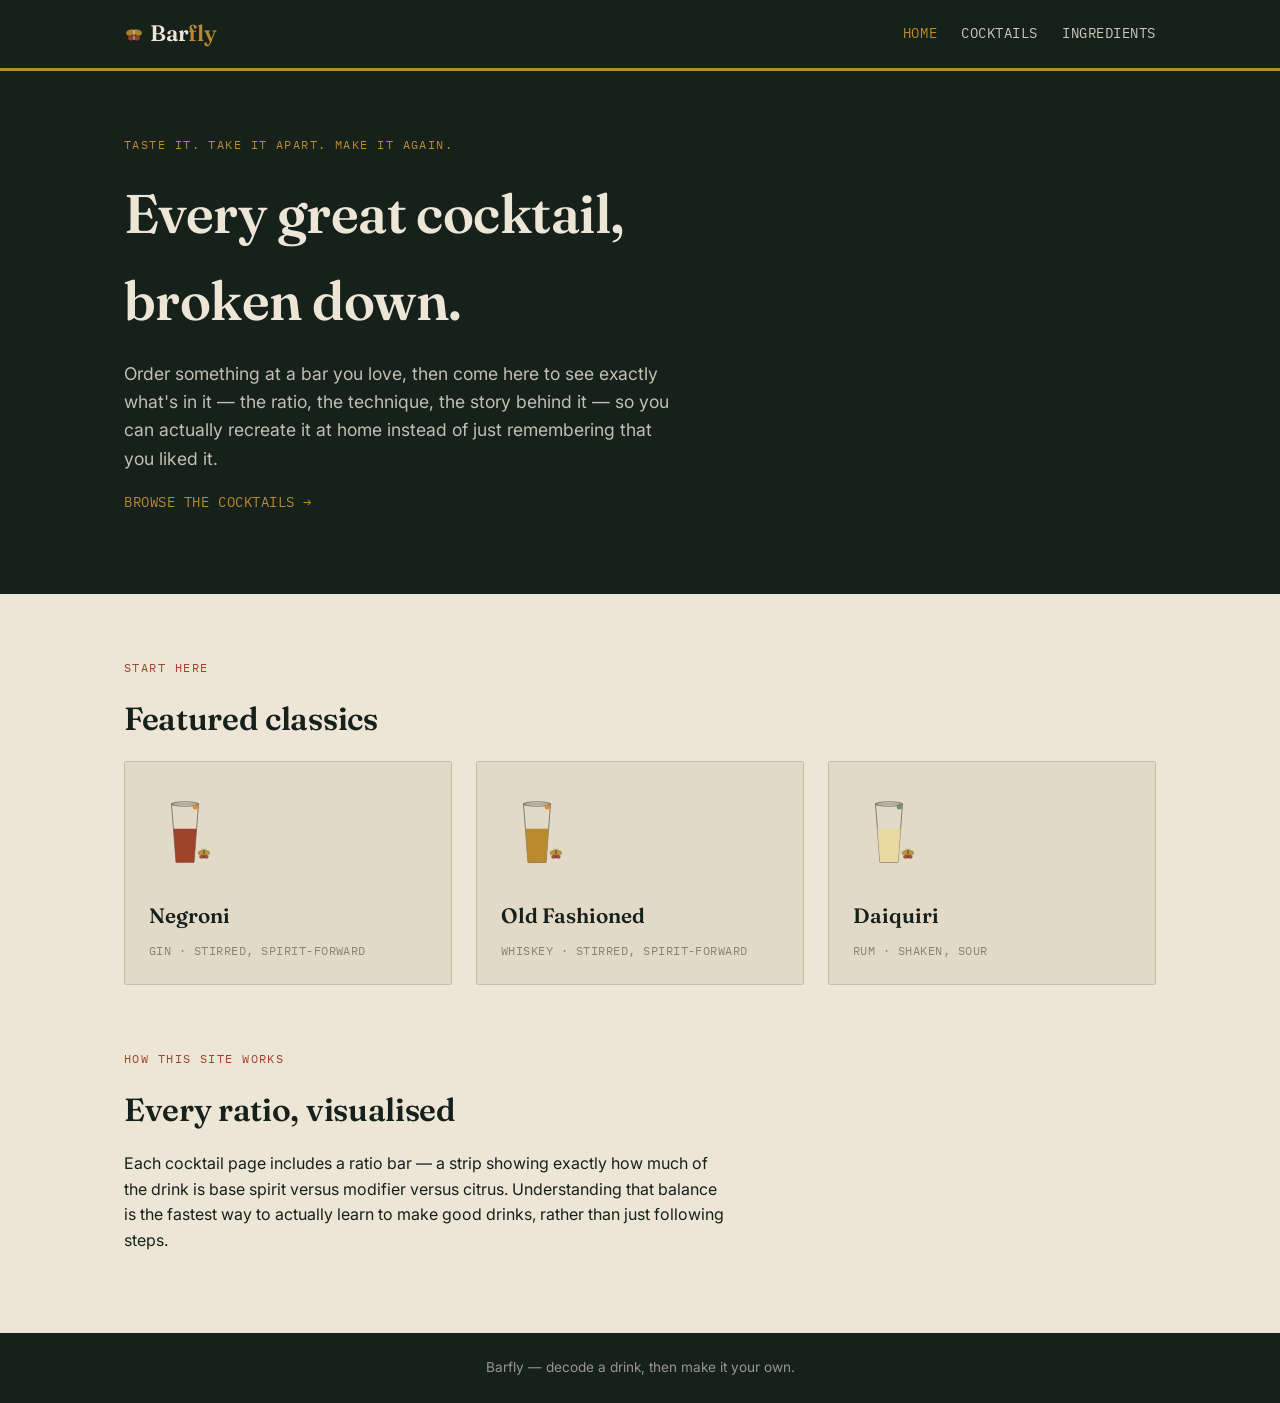
<file: index.html>
<!DOCTYPE html>
<html lang="en">
<head>
  <meta charset="UTF-8">
  <meta name="viewport" content="width=device-width, initial-scale=1.0">
  <title>Barfly — Classic Cocktails, Ingredients & History</title>

  <!-- Google Fonts: display serif, body sans, and a monospace for measurements -->
  <link rel="preconnect" href="https://fonts.googleapis.com">
  <link href="https://fonts.googleapis.com/css2?family=Fraunces:wght@500;600;700&family=Inter:wght@400;500;600&family=IBM+Plex+Mono:wght@400;600&display=swap" rel="stylesheet">

  <link rel="stylesheet" href="css/style.css">
</head>
<body>

  <!-- ============ HEADER / NAV ============
       This exact header markup is repeated on every page. In a bigger
       project you'd pull this into a shared "component", but with plain
       HTML the simplest approach is just to copy it - a good reason to
       eventually learn a framework once this stops feeling simple enough! -->
  <header class="site-header">
    <div class="wrap">
      <a href="index.html" class="site-logo"><svg class="logo-butterfly" viewBox="0 0 40 40" xmlns="http://www.w3.org/2000/svg" aria-hidden="true">
        <g transform="translate(20,20)">
          <ellipse cx="-7" cy="-5" rx="9" ry="6" fill="var(--brass)" opacity="0.9" transform="rotate(-20 -7 -5)" />
          <ellipse cx="7" cy="-5" rx="9" ry="6" fill="var(--brass)" opacity="0.9" transform="rotate(20 7 -5)" />
          <ellipse cx="-6" cy="6" rx="6" ry="5" fill="var(--rust)" opacity="0.9" transform="rotate(-15 -6 6)" />
          <ellipse cx="6" cy="6" rx="6" ry="5" fill="var(--rust)" opacity="0.9" transform="rotate(15 6 6)" />
          <line x1="0" y1="-10" x2="0" y2="10" stroke="var(--paper)" stroke-width="1.5" />
        </g>
      </svg>Bar<span>fly</span></a>
      <nav class="site-nav">
        <a href="index.html">Home</a>
        <a href="cocktails.html">Cocktails</a>
        <a href="ingredients.html">Ingredients</a>
      </nav>
    </div>
  </header>

  <!-- ============ HERO ============ -->
  <section class="hero">
    <div class="wrap">
      <p class="eyebrow">Taste it. Take it apart. Make it again.</p>
      <h1>Every great cocktail, broken down.</h1>
      <p class="lede">Order something at a bar you love, then come here to see exactly what's in it — the ratio, the technique, the story behind it — so you can actually recreate it at home instead of just remembering that you liked it.</p>
      <p><a href="cocktails.html" style="color:#B98A2E; font-family: var(--font-mono); text-transform:uppercase; font-size:0.85rem; letter-spacing:0.04em;">Browse the cocktails →</a></p>
    </div>
  </section>

  <!-- ============ FEATURED COCKTAILS ============
       This section is populated by JavaScript (see js/home.js), which
       reads the first few entries out of COCKTAILS in data.js. If you add
       a new cocktail to the front of that array, it'll show up here too. -->
  <section class="section">
    <div class="wrap">
      <p class="eyebrow">Start here</p>
      <h2>Featured classics</h2>
      <div class="card-grid" id="featured-grid">
        <!-- Cards get inserted here by JavaScript -->
      </div>
    </div>
  </section>

  <section class="section" style="padding-top:0;">
    <div class="wrap">
      <p class="eyebrow">How this site works</p>
      <h2>Every ratio, visualised</h2>
      <p style="max-width:60ch;">Each cocktail page includes a ratio bar — a strip showing exactly how much of the drink is base spirit versus modifier versus citrus. Understanding that balance is the fastest way to actually learn to make good drinks, rather than just following steps.</p>
    </div>
  </section>

  <footer class="site-footer">
    <div class="wrap">Barfly — decode a drink, then make it your own.</div>
  </footer>

  <script src="js/data.js"></script>
  <script src="js/main.js"></script>
  <script src="js/illustration.js"></script>
  <script src="js/home.js"></script>
</body>
</html>
</file>
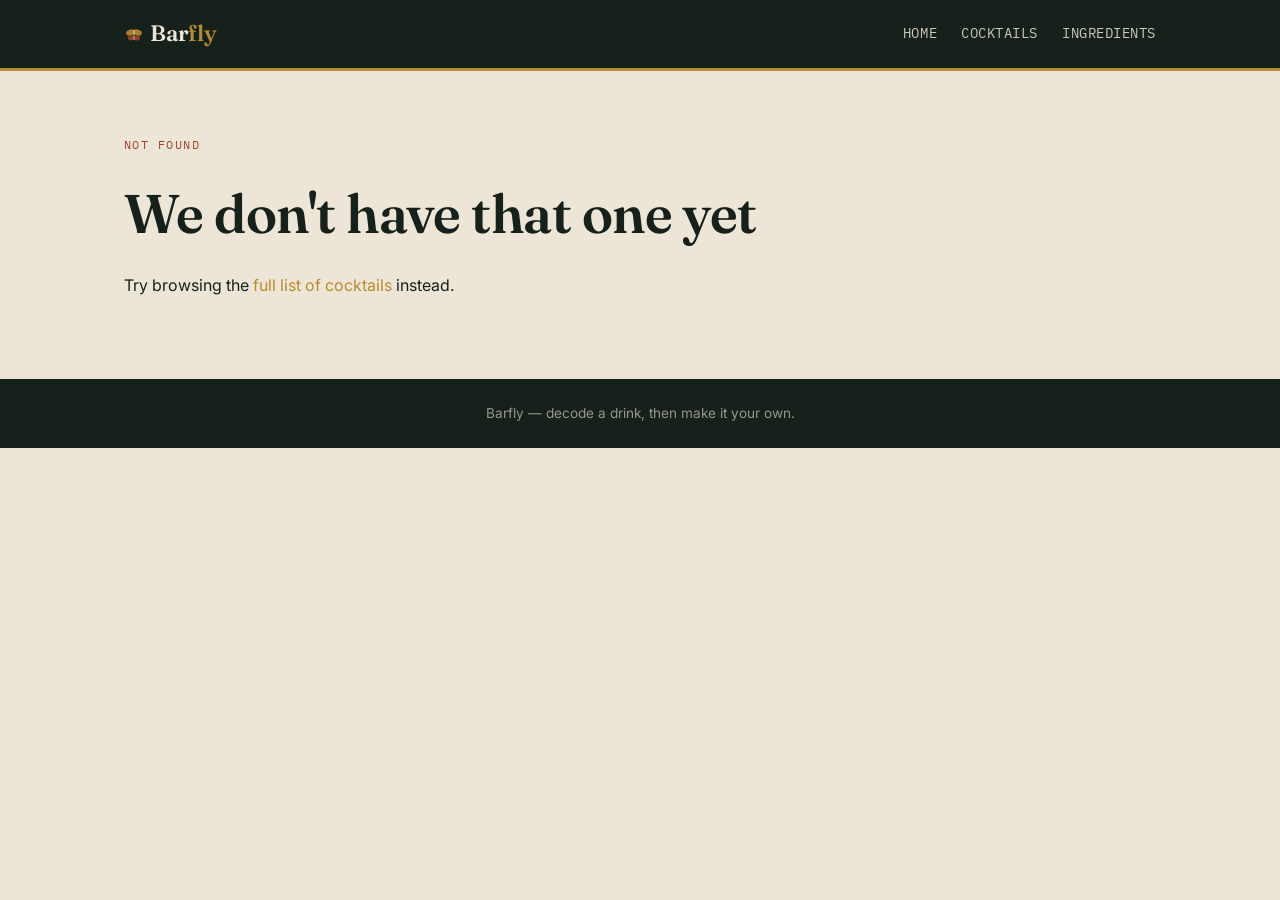
<file: cocktail.html>
<!DOCTYPE html>
<html lang="en">
<head>
  <meta charset="UTF-8">
  <meta name="viewport" content="width=device-width, initial-scale=1.0">
  <title id="page-title">Cocktail — Barfly</title>
  <link rel="preconnect" href="https://fonts.googleapis.com">
  <link href="https://fonts.googleapis.com/css2?family=Fraunces:wght@500;600;700&family=Inter:wght@400;500;600&family=IBM+Plex+Mono:wght@400;600&display=swap" rel="stylesheet">
  <link rel="stylesheet" href="css/style.css">
</head>
<body>

  <header class="site-header">
    <div class="wrap">
      <a href="index.html" class="site-logo"><svg class="logo-butterfly" viewBox="0 0 40 40" xmlns="http://www.w3.org/2000/svg" aria-hidden="true">
        <g transform="translate(20,20)">
          <ellipse cx="-7" cy="-5" rx="9" ry="6" fill="var(--brass)" opacity="0.9" transform="rotate(-20 -7 -5)" />
          <ellipse cx="7" cy="-5" rx="9" ry="6" fill="var(--brass)" opacity="0.9" transform="rotate(20 7 -5)" />
          <ellipse cx="-6" cy="6" rx="6" ry="5" fill="var(--rust)" opacity="0.9" transform="rotate(-15 -6 6)" />
          <ellipse cx="6" cy="6" rx="6" ry="5" fill="var(--rust)" opacity="0.9" transform="rotate(15 6 6)" />
          <line x1="0" y1="-10" x2="0" y2="10" stroke="var(--paper)" stroke-width="1.5" />
        </g>
      </svg>Bar<span>fly</span></a>
      <nav class="site-nav">
        <a href="index.html">Home</a>
        <a href="cocktails.html">Cocktails</a>
        <a href="ingredients.html">Ingredients</a>
      </nav>
    </div>
  </header>

  <!-- Everything inside #cocktail-content is empty on page load and gets
       filled in by js/cocktail-detail.js, which reads "?slug=..." from
       the page's URL, looks up the matching object in COCKTAILS, and
       builds the whole page from it. Open this file in a browser via
       cocktail.html?slug=negroni to see it work, or just click through
       from the cocktails page - the links already include the slug. -->
  <section class="section">
    <div class="wrap" id="cocktail-content">
      <p>Loading...</p>
    </div>
  </section>

  <footer class="site-footer">
    <div class="wrap">Barfly — decode a drink, then make it your own.</div>
  </footer>

  <script src="js/data.js"></script>
  <script src="js/main.js"></script>
  <script src="js/ratio-bar.js"></script>
  <script src="js/illustration.js"></script>
  <script src="js/cocktail-detail.js"></script>
</body>
</html>
</file>
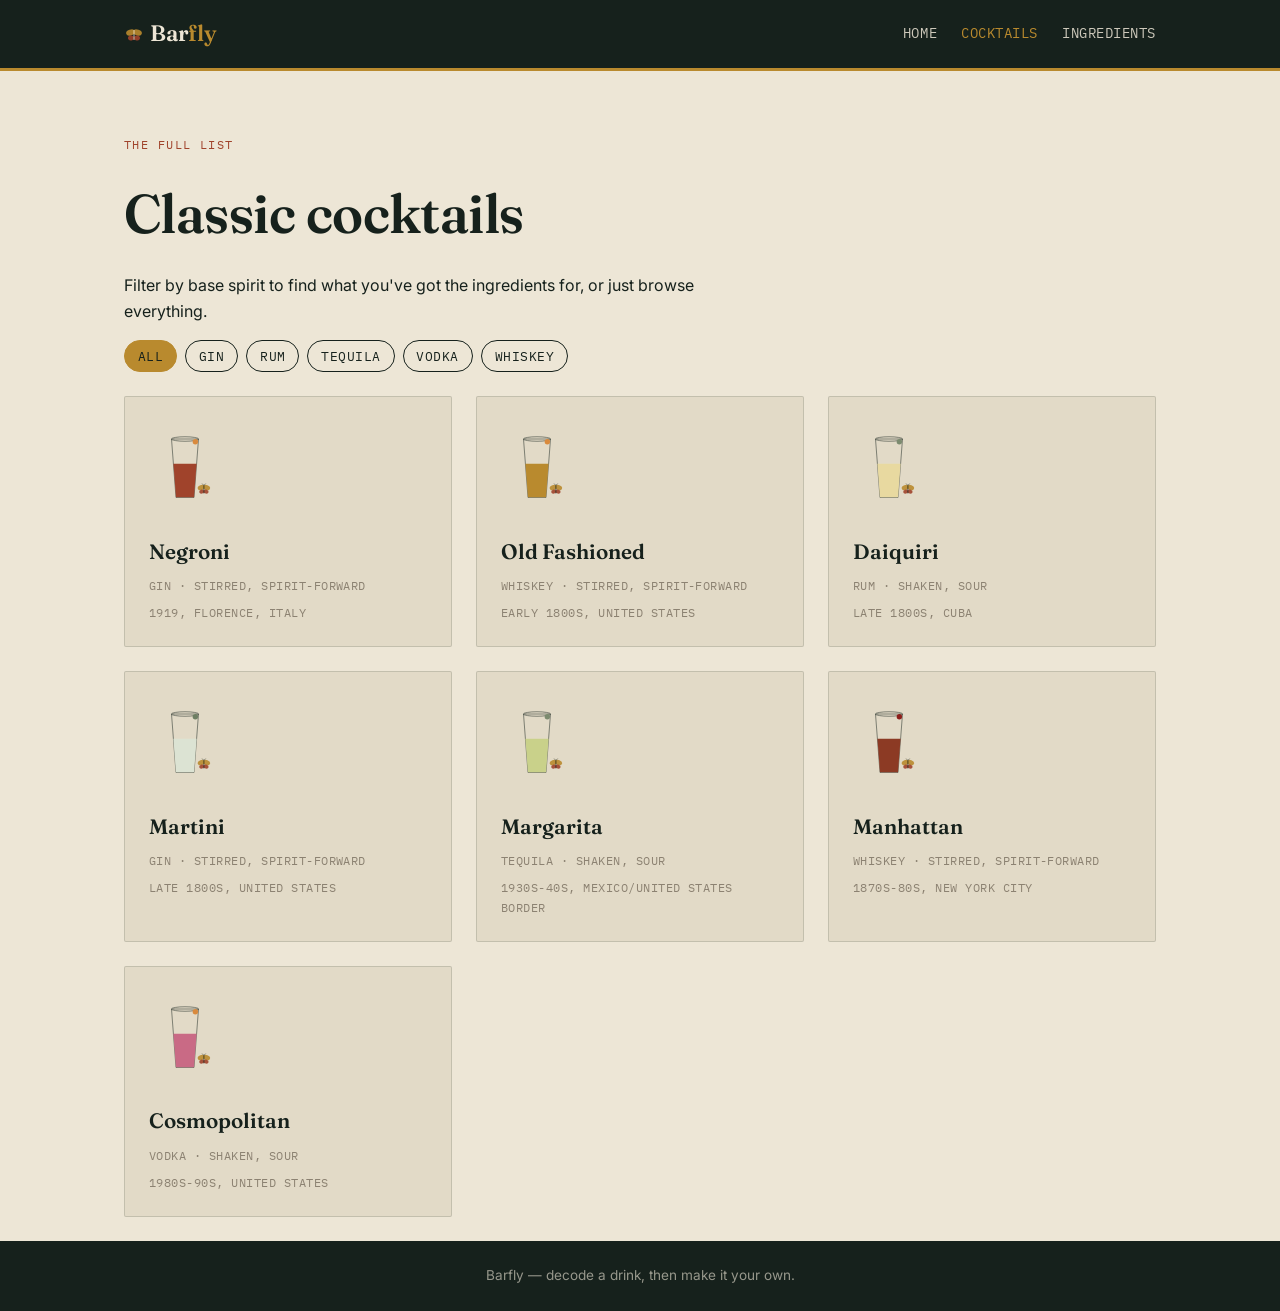
<file: cocktails.html>
<!DOCTYPE html>
<html lang="en">
<head>
  <meta charset="UTF-8">
  <meta name="viewport" content="width=device-width, initial-scale=1.0">
  <title>Cocktails — Barfly</title>
  <link rel="preconnect" href="https://fonts.googleapis.com">
  <link href="https://fonts.googleapis.com/css2?family=Fraunces:wght@500;600;700&family=Inter:wght@400;500;600&family=IBM+Plex+Mono:wght@400;600&display=swap" rel="stylesheet">
  <link rel="stylesheet" href="css/style.css">
</head>
<body>

  <header class="site-header">
    <div class="wrap">
      <a href="index.html" class="site-logo"><svg class="logo-butterfly" viewBox="0 0 40 40" xmlns="http://www.w3.org/2000/svg" aria-hidden="true">
        <g transform="translate(20,20)">
          <ellipse cx="-7" cy="-5" rx="9" ry="6" fill="var(--brass)" opacity="0.9" transform="rotate(-20 -7 -5)" />
          <ellipse cx="7" cy="-5" rx="9" ry="6" fill="var(--brass)" opacity="0.9" transform="rotate(20 7 -5)" />
          <ellipse cx="-6" cy="6" rx="6" ry="5" fill="var(--rust)" opacity="0.9" transform="rotate(-15 -6 6)" />
          <ellipse cx="6" cy="6" rx="6" ry="5" fill="var(--rust)" opacity="0.9" transform="rotate(15 6 6)" />
          <line x1="0" y1="-10" x2="0" y2="10" stroke="var(--paper)" stroke-width="1.5" />
        </g>
      </svg>Bar<span>fly</span></a>
      <nav class="site-nav">
        <a href="index.html">Home</a>
        <a href="cocktails.html">Cocktails</a>
        <a href="ingredients.html">Ingredients</a>
      </nav>
    </div>
  </header>

  <section class="section" style="padding-bottom: var(--space-3);">
    <div class="wrap">
      <p class="eyebrow">The full list</p>
      <h1>Classic cocktails</h1>
      <p style="max-width:60ch;">Filter by base spirit to find what you've got the ingredients for, or just browse everything.</p>

      <!-- Filter buttons get built by JS from whatever base spirits exist
           in data.js, so adding a new spirit to a cocktail automatically
           adds a new filter button - no HTML editing required. -->
      <div class="filter-bar" id="filter-bar"></div>

      <div class="card-grid" id="cocktail-grid"></div>
    </div>
  </section>

  <footer class="site-footer">
    <div class="wrap">Barfly — decode a drink, then make it your own.</div>
  </footer>

  <script src="js/data.js"></script>
  <script src="js/main.js"></script>
  <script src="js/illustration.js"></script>
  <script src="js/cocktails.js"></script>
</body>
</html>
</file>
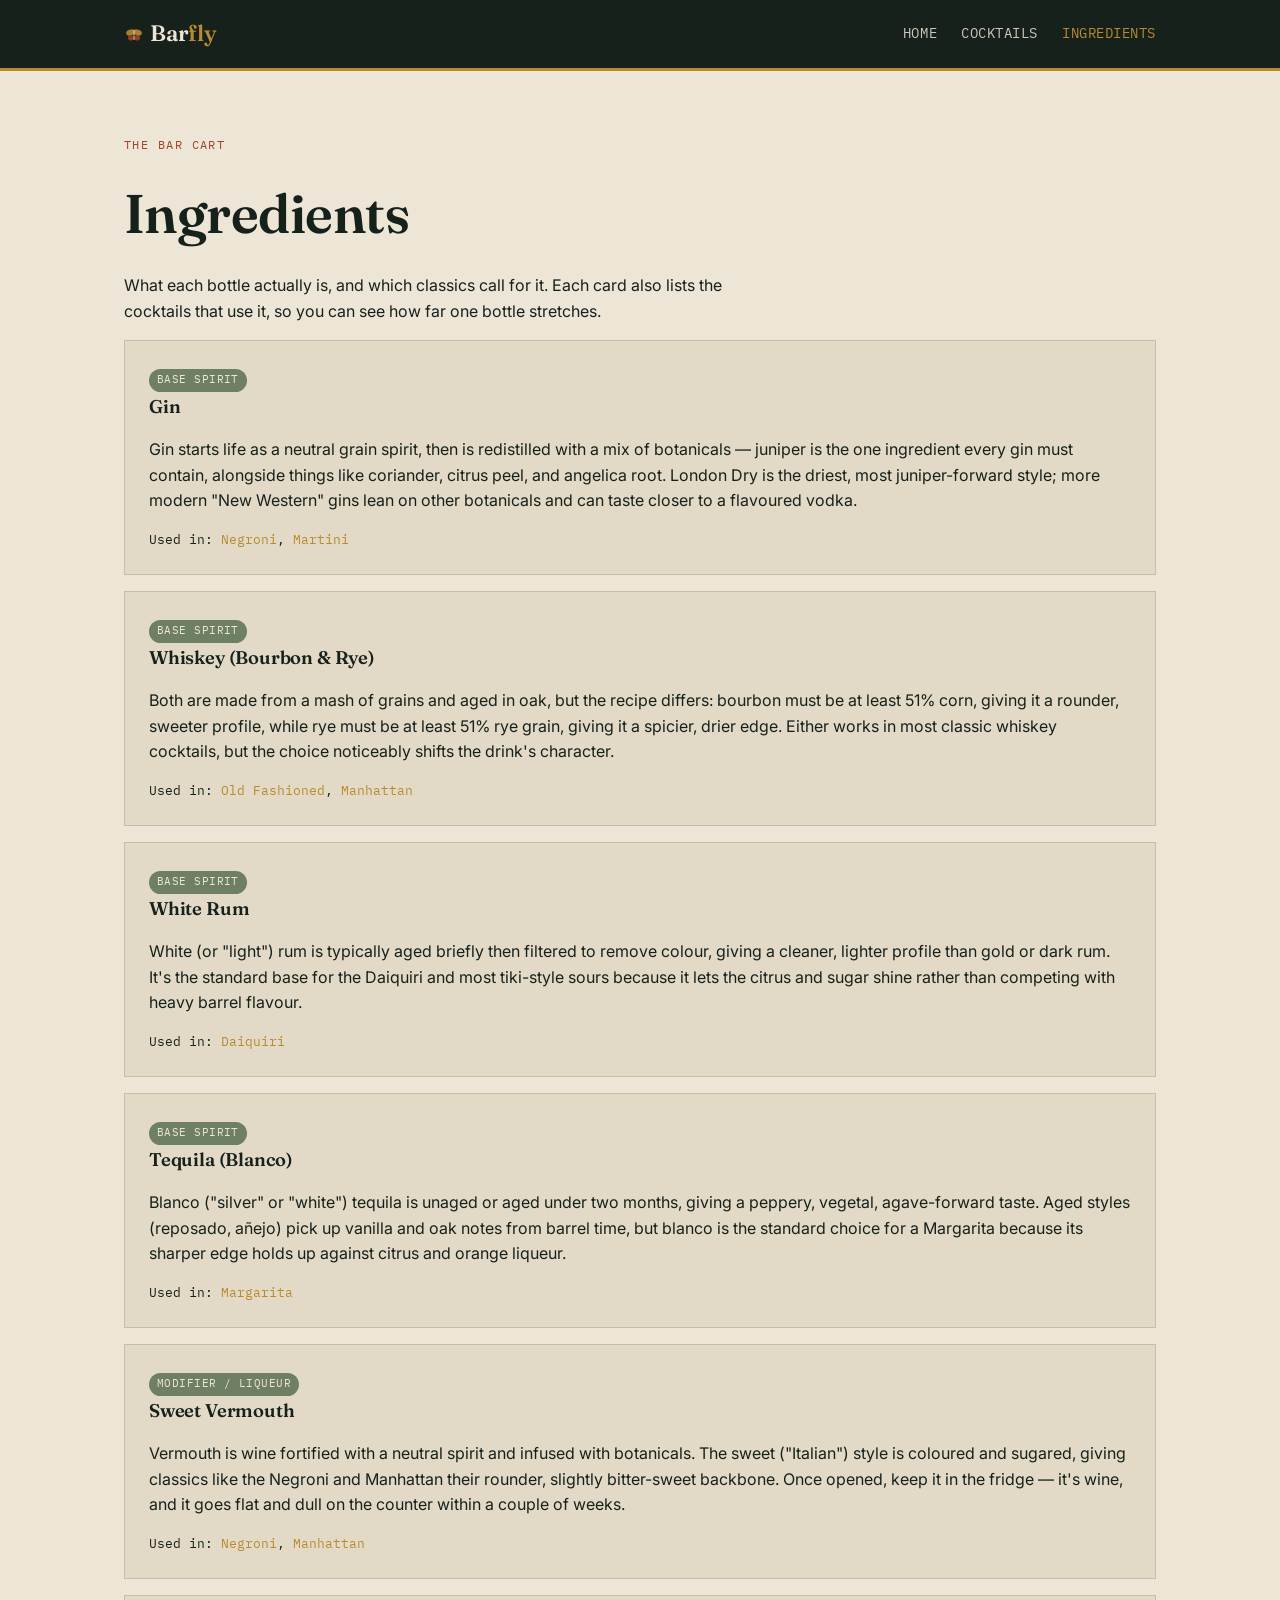
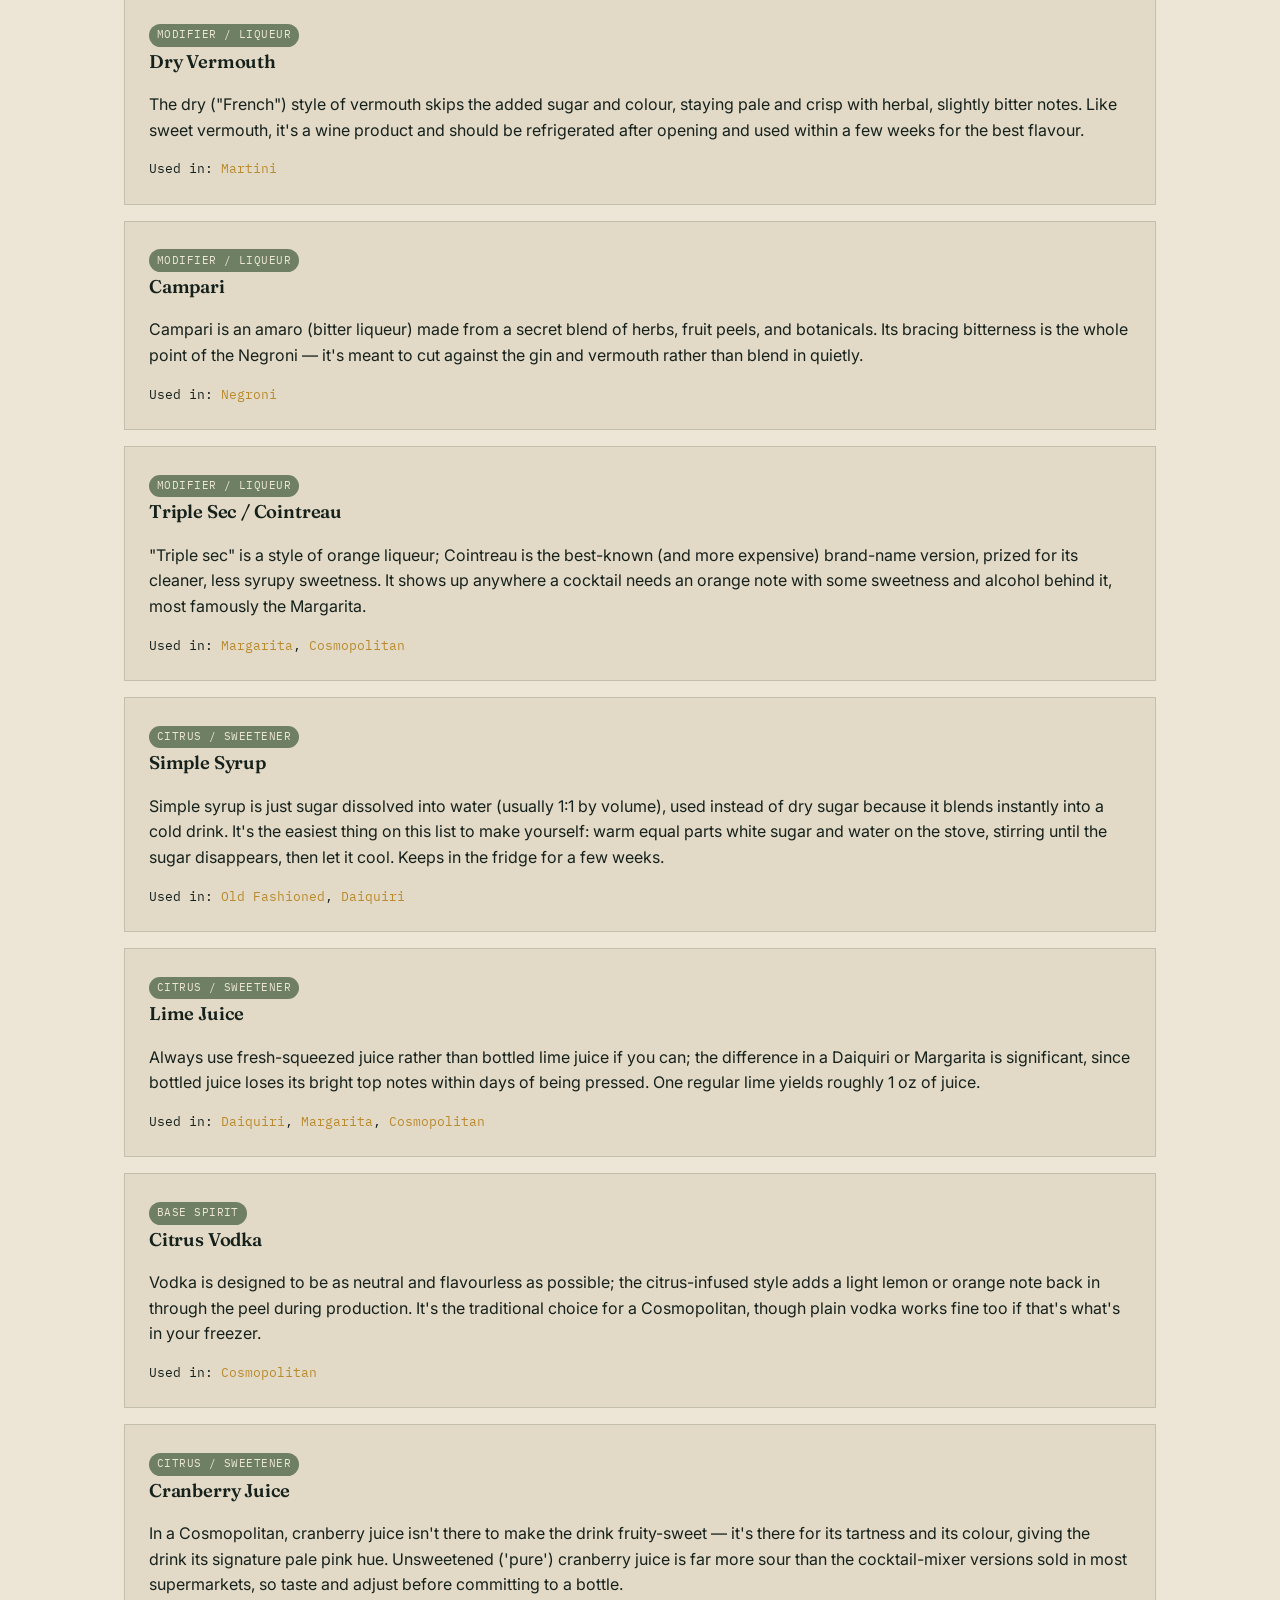
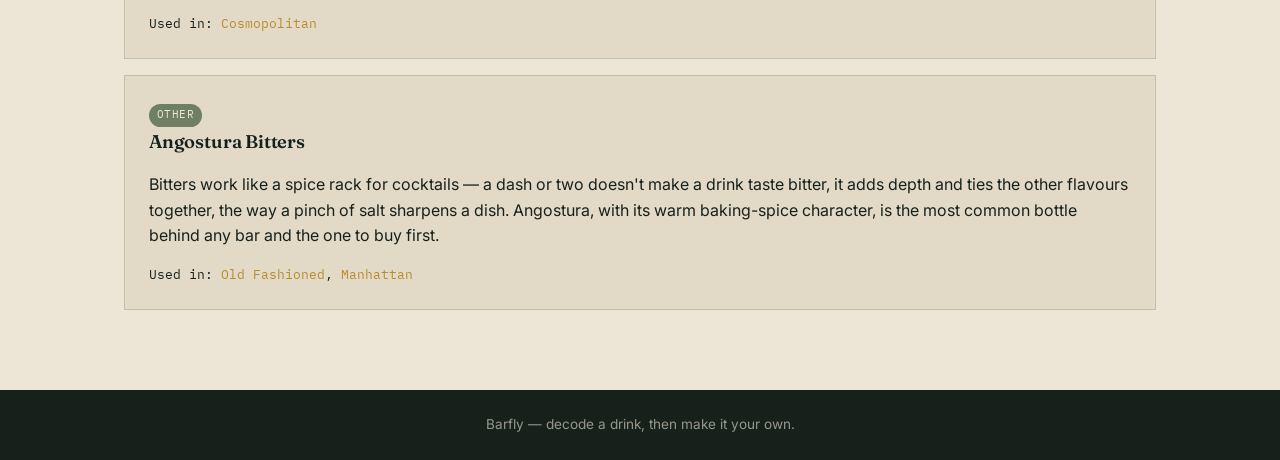
<file: ingredients.html>
<!DOCTYPE html>
<html lang="en">
<head>
  <meta charset="UTF-8">
  <meta name="viewport" content="width=device-width, initial-scale=1.0">
  <title>Ingredients — Barfly</title>
  <link rel="preconnect" href="https://fonts.googleapis.com">
  <link href="https://fonts.googleapis.com/css2?family=Fraunces:wght@500;600;700&family=Inter:wght@400;500;600&family=IBM+Plex+Mono:wght@400;600&display=swap" rel="stylesheet">
  <link rel="stylesheet" href="css/style.css">
</head>
<body>

  <header class="site-header">
    <div class="wrap">
      <a href="index.html" class="site-logo"><svg class="logo-butterfly" viewBox="0 0 40 40" xmlns="http://www.w3.org/2000/svg" aria-hidden="true">
        <g transform="translate(20,20)">
          <ellipse cx="-7" cy="-5" rx="9" ry="6" fill="var(--brass)" opacity="0.9" transform="rotate(-20 -7 -5)" />
          <ellipse cx="7" cy="-5" rx="9" ry="6" fill="var(--brass)" opacity="0.9" transform="rotate(20 7 -5)" />
          <ellipse cx="-6" cy="6" rx="6" ry="5" fill="var(--rust)" opacity="0.9" transform="rotate(-15 -6 6)" />
          <ellipse cx="6" cy="6" rx="6" ry="5" fill="var(--rust)" opacity="0.9" transform="rotate(15 6 6)" />
          <line x1="0" y1="-10" x2="0" y2="10" stroke="var(--paper)" stroke-width="1.5" />
        </g>
      </svg>Bar<span>fly</span></a>
      <nav class="site-nav">
        <a href="index.html">Home</a>
        <a href="cocktails.html">Cocktails</a>
        <a href="ingredients.html">Ingredients</a>
      </nav>
    </div>
  </header>

  <section class="section">
    <div class="wrap">
      <p class="eyebrow">The bar cart</p>
      <h1>Ingredients</h1>
      <p style="max-width:60ch;">What each bottle actually is, and which classics call for it. Each card also lists the cocktails that use it, so you can see how far one bottle stretches.</p>

      <div id="ingredient-list"></div>
    </div>
  </section>

  <footer class="site-footer">
    <div class="wrap">Barfly — decode a drink, then make it your own.</div>
  </footer>

  <script src="js/data.js"></script>
  <script src="js/main.js"></script>
  <script src="js/ingredients.js"></script>
</body>
</html>
</file>
<file: css/style.css>
/* =========================================================================
   STYLE.CSS
   -------------------------------------------------------------------------
   Shared styles for every page on the site. Loaded via
   <link rel="stylesheet" href="css/style.css"> in each HTML file.

   The colours, fonts, and spacing values are all defined once at the top
   as CSS custom properties (the --variable-name things inside :root).
   Change a value there and it updates everywhere it's used — that's the
   whole point of variables instead of typing the hex code 40 times.
   ========================================================================= */

:root {
  /* Colour palette */
  --ink: #16211C;          /* near-black green, used for dark backgrounds & text */
  --paper: #EDE6D6;        /* warm parchment, main page background */
  --paper-dim: #E2DAC7;    /* slightly darker paper, for cards/panels */
  --brass: #B98A2E;        /* primary accent - spirits, links, highlights */
  --rust: #A0432B;         /* secondary accent - modifiers, warnings */
  --sage: #6E7F63;         /* tertiary accent - citrus, calm details */
  --stone: #8C8272;        /* muted neutral - "other" ingredients, captions */
  --line: rgba(22, 33, 28, 0.15); /* hairline border colour */

  /* Typography */
  --font-display: "Fraunces", Georgia, serif;
  --font-body: "Inter", -apple-system, sans-serif;
  --font-mono: "IBM Plex Mono", "Courier New", monospace;

  /* Spacing scale, so margins/padding stay consistent everywhere */
  --space-1: 0.5rem;
  --space-2: 1rem;
  --space-3: 1.5rem;
  --space-4: 2.5rem;
  --space-5: 4rem;
}

/* ---- Reset-ish basics ------------------------------------------------- */
* { box-sizing: border-box; }

body {
  margin: 0;
  background: var(--paper);
  color: var(--ink);
  font-family: var(--font-body);
  line-height: 1.6;
  -webkit-font-smoothing: antialiased;
}

img { max-width: 100%; display: block; }

a {
  color: var(--brass);
  text-decoration: none;
}
a:hover { text-decoration: underline; }

/* Visible keyboard focus ring - important for accessibility */
a:focus-visible, button:focus-visible, select:focus-visible {
  outline: 2px solid var(--brass);
  outline-offset: 2px;
}

h1, h2, h3 {
  font-family: var(--font-display);
  font-weight: 600;
  margin: 0 0 var(--space-2);
  letter-spacing: -0.01em;
}

h1 { font-size: clamp(2.2rem, 5vw, 3.4rem); }
h2 { font-size: clamp(1.5rem, 3vw, 2rem); }
h3 { font-size: 1.15rem; }

p { margin: 0 0 var(--space-2); }

.eyebrow {
  font-family: var(--font-mono);
  font-size: 0.75rem;
  letter-spacing: 0.12em;
  text-transform: uppercase;
  color: var(--rust);
}

/* ---- Layout helpers ---------------------------------------------------- */
.wrap {
  max-width: 1080px;
  margin: 0 auto;
  padding: 0 var(--space-3);
}

.section {
  padding: var(--space-5) 0;
}

/* ---- Site header / nav ------------------------------------------------- */
.site-header {
  background: var(--ink);
  color: var(--paper);
  border-bottom: 3px solid var(--brass);
}

.site-header .wrap {
  display: flex;
  align-items: center;
  justify-content: space-between;
  padding-top: var(--space-2);
  padding-bottom: var(--space-2);
}

.site-logo {
  font-family: var(--font-display);
  font-size: 1.4rem;
  font-weight: 600;
  color: var(--paper);
  letter-spacing: -0.01em;
}
.site-logo span { color: var(--brass); }
.site-logo:hover { text-decoration: none; opacity: 0.9; }

.site-nav { display: flex; gap: var(--space-3); }
.site-nav a {
  color: var(--paper);
  font-family: var(--font-mono);
  font-size: 0.85rem;
  letter-spacing: 0.04em;
  text-transform: uppercase;
  opacity: 0.85;
}
.site-nav a:hover, .site-nav a.active {
  opacity: 1;
  color: var(--brass);
  text-decoration: none;
}

/* ---- Hero (home page) --------------------------------------------------- */
.hero {
  background: var(--ink);
  color: var(--paper);
  padding: var(--space-5) 0;
}
.hero .eyebrow { color: var(--brass); }
.hero h1 { color: var(--paper); max-width: 14ch; }
.hero p.lede {
  max-width: 50ch;
  font-size: 1.1rem;
  color: rgba(237, 230, 214, 0.8);
}

/* ---- Cards --------------------------------------------------------------- */
.card-grid {
  display: grid;
  grid-template-columns: repeat(auto-fill, minmax(260px, 1fr));
  gap: var(--space-3);
}

.cocktail-card {
  background: var(--paper-dim);
  border: 1px solid var(--line);
  border-radius: 2px;
  padding: var(--space-3);
  display: flex;
  flex-direction: column;
  gap: var(--space-1);
  transition: transform 0.15s ease, box-shadow 0.15s ease;
}
.cocktail-card:hover {
  transform: translateY(-3px);
  box-shadow: 0 8px 20px rgba(22, 33, 28, 0.12);
}
.card-illustration { width: 72px; margin-bottom: var(--space-1); }
.card-illustration svg { width: 100%; height: auto; }

.detail-illustration { width: 150px; float: right; margin: 0 0 var(--space-2) var(--space-3); }
.detail-illustration svg { width: 100%; height: auto; }
@media (max-width: 560px) {
  .detail-illustration { float: none; width: 120px; margin: 0 auto var(--space-3); }
}

.logo-butterfly { width: 20px; height: 20px; vertical-align: -4px; margin-right: 6px; }

.cocktail-card a.card-title {
  font-family: var(--font-display);
  font-size: 1.3rem;
  font-weight: 600;
  color: var(--ink);
}
.cocktail-card a.card-title:hover { color: var(--brass); text-decoration: none; }
.cocktail-card .meta {
  font-family: var(--font-mono);
  font-size: 0.75rem;
  color: var(--stone);
  text-transform: uppercase;
  letter-spacing: 0.04em;
}

/* ---- Filter bar (cocktails.html) ----------------------------------------- */
.filter-bar {
  display: flex;
  flex-wrap: wrap;
  gap: var(--space-1);
  margin-bottom: var(--space-3);
}
.filter-btn {
  font-family: var(--font-mono);
  font-size: 0.8rem;
  text-transform: uppercase;
  letter-spacing: 0.04em;
  background: transparent;
  border: 1px solid var(--ink);
  color: var(--ink);
  padding: 0.4rem 0.8rem;
  border-radius: 999px;
  cursor: pointer;
}
.filter-btn:hover { background: var(--ink); color: var(--paper); }
.filter-btn.active { background: var(--brass); border-color: var(--brass); color: var(--ink); }

/* ---- Ratio bar (the site's signature element) ---------------------------- */
.ratio-bar {
  display: flex;
  width: 100%;
  height: 14px;
  border-radius: 999px;
  overflow: hidden;
  border: 1px solid var(--line);
  margin: var(--space-1) 0 var(--space-2);
}
.ratio-segment { height: 100%; }

.ratio-legend {
  display: flex;
  flex-wrap: wrap;
  gap: var(--space-2);
  font-family: var(--font-mono);
  font-size: 0.75rem;
  color: var(--stone);
  margin-bottom: var(--space-3);
}
.ratio-legend .dot {
  display: inline-block;
  width: 8px;
  height: 8px;
  border-radius: 50%;
  margin-right: 0.35rem;
  vertical-align: middle;
}

/* ---- Cocktail detail page -------------------------------------------------- */
.cocktail-head {
  border-bottom: 1px solid var(--line);
  padding-bottom: var(--space-3);
  margin-bottom: var(--space-3);
}

.spec-grid {
  display: grid;
  grid-template-columns: repeat(auto-fit, minmax(140px, 1fr));
  gap: var(--space-2);
  font-family: var(--font-mono);
  font-size: 0.85rem;
  margin: var(--space-3) 0;
}
.spec-grid dt {
  text-transform: uppercase;
  letter-spacing: 0.04em;
  color: var(--stone);
  font-size: 0.7rem;
}
.spec-grid dd { margin: 0.2rem 0 0; color: var(--ink); font-weight: 600; }

.two-col {
  display: grid;
  grid-template-columns: 1fr 1.3fr;
  gap: var(--space-4);
}
@media (max-width: 720px) {
  .two-col { grid-template-columns: 1fr; }
}

.ingredient-list { list-style: none; padding: 0; margin: 0; }
.ingredient-list li {
  display: flex;
  justify-content: space-between;
  padding: 0.5rem 0;
  border-bottom: 1px dashed var(--line);
  font-family: var(--font-mono);
  font-size: 0.9rem;
}
.ingredient-list li a { color: var(--ink); }
.ingredient-list li a:hover { color: var(--brass); }
.ingredient-list .amount { color: var(--rust); font-weight: 600; }

.method-list { padding-left: 1.3rem; }
.method-list li { margin-bottom: var(--space-2); }

.history-block {
  background: var(--paper-dim);
  border-left: 3px solid var(--brass);
  padding: var(--space-3);
  margin-top: var(--space-4);
}

/* ---- Ingredient page ------------------------------------------------------ */
.ingredient-detail-card {
  background: var(--paper-dim);
  border: 1px solid var(--line);
  padding: var(--space-3);
  margin-bottom: var(--space-2);
}
.ingredient-detail-card .used-in {
  font-family: var(--font-mono);
  font-size: 0.8rem;
  margin-top: var(--space-1);
}

/* ---- Footer --------------------------------------------------------------- */
.site-footer {
  background: var(--ink);
  color: rgba(237, 230, 214, 0.6);
  font-size: 0.85rem;
  text-align: center;
  padding: var(--space-3) 0;
}

/* ---- Small utility --------------------------------------------------------- */
.tag {
  display: inline-block;
  font-family: var(--font-mono);
  font-size: 0.7rem;
  text-transform: uppercase;
  letter-spacing: 0.04em;
  padding: 0.15rem 0.5rem;
  border-radius: 999px;
  background: var(--sage);
  color: var(--paper);
}

@media (prefers-reduced-motion: reduce) {
  * { transition: none !important; }
}
</file>
